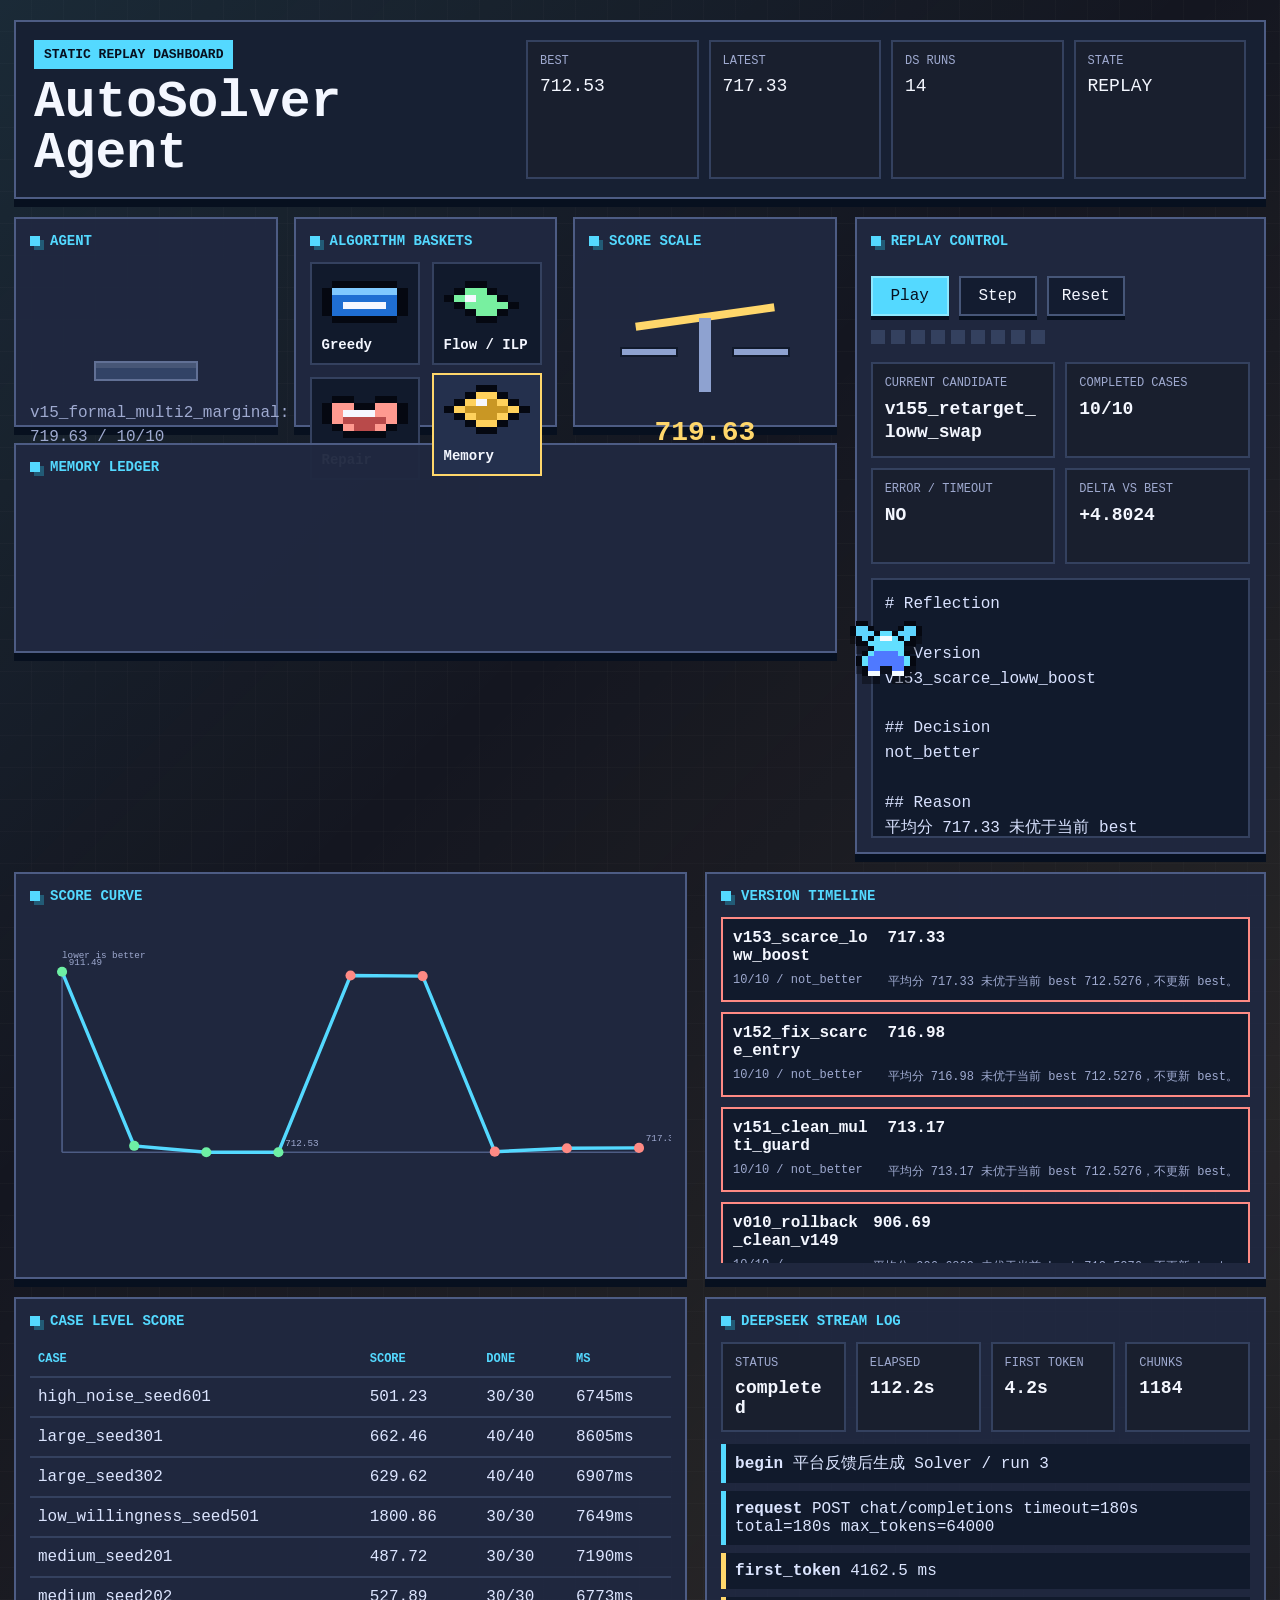
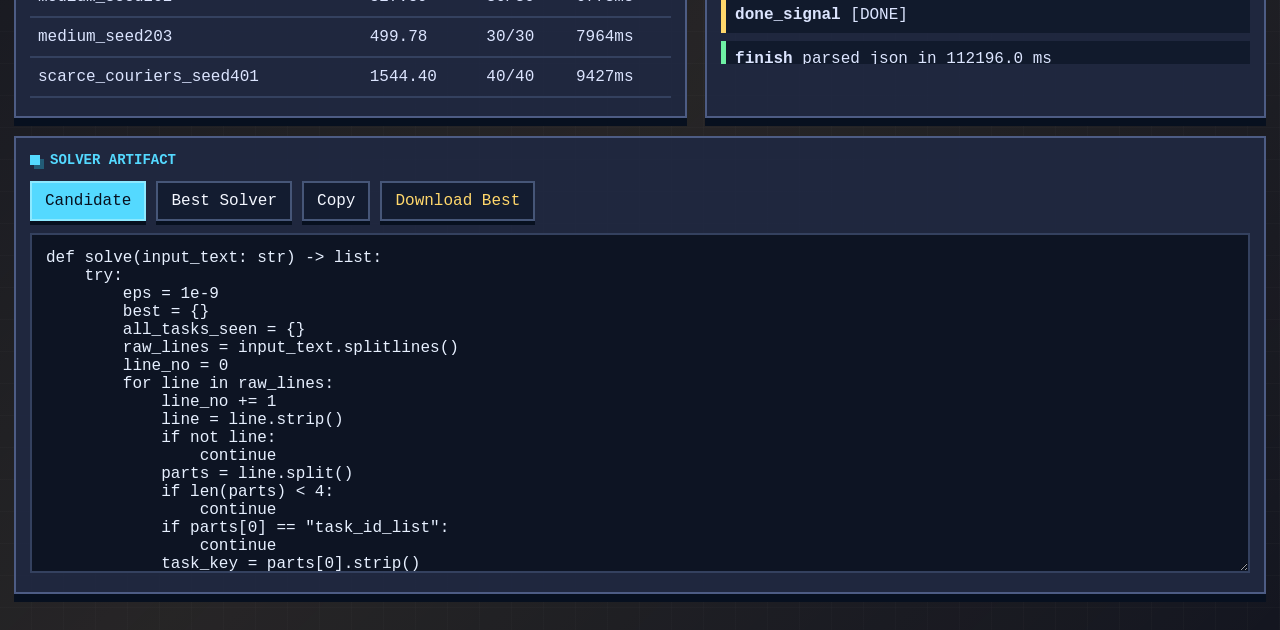
<file: index.html>
<!doctype html>
<html lang="zh-CN">
  <head>
    <meta charset="utf-8" />
    <meta name="viewport" content="width=device-width, initial-scale=1" />
    <title>AutoSolver Agent Replay Dashboard</title>
    <link rel="stylesheet" href="./styles.css" />
  </head>
  <body>
    <main class="shell">
      <header class="hud">
        <div class="brand">
          <span class="tag">STATIC REPLAY DASHBOARD</span>
          <h1>AutoSolver Agent</h1>
        </div>
        <dl class="stats">
          <div>
            <dt>BEST</dt>
            <dd id="bestStat">--</dd>
          </div>
          <div>
            <dt>LATEST</dt>
            <dd id="latestStat">--</dd>
          </div>
          <div>
            <dt>DS RUNS</dt>
            <dd id="runStat">--</dd>
          </div>
          <div>
            <dt>STATE</dt>
            <dd id="stateStat">--</dd>
          </div>
        </dl>
      </header>

      <section class="hero-grid">
        <section class="scene" aria-label="Agent replay scene">
          <div class="panel home-panel">
            <div class="panel-title">AGENT</div>
            <div class="home-pad"></div>
            <p id="sceneMessage">loading replay...</p>
          </div>

          <div class="panel basket-panel">
            <div class="panel-title">ALGORITHM BASKETS</div>
            <div class="basket-grid">
              <div class="basket blue" data-basket="greedy">
                <span class="basket-art" data-kind="cost"></span>
                <strong>Greedy</strong>
              </div>
              <div class="basket green" data-basket="flow">
                <span class="basket-art" data-kind="will"></span>
                <strong>Flow / ILP</strong>
              </div>
              <div class="basket red" data-basket="repair">
                <span class="basket-art" data-kind="pair"></span>
                <strong>Repair</strong>
              </div>
              <div class="basket gold" data-basket="memory">
                <span class="basket-art" data-kind="explore"></span>
                <strong>Memory</strong>
              </div>
            </div>
          </div>

          <div class="panel scale-panel">
            <div class="panel-title">SCORE SCALE</div>
            <div class="scale">
              <span class="scale-bar" id="scaleBar"></span>
              <span class="pan left"></span>
              <span class="pan right"></span>
              <span class="post"></span>
            </div>
            <strong id="scaleText">WAIT</strong>
          </div>

          <aside class="panel ledger-panel">
            <div class="panel-title">MEMORY LEDGER</div>
            <ol id="ledgerList"></ol>
          </aside>

          <div class="fairy" id="fairy">
            <div class="pixel-art" id="fairyArt"></div>
            <div class="pixel-art coin-art" id="coinArt"></div>
          </div>
        </section>

        <aside class="panel replay-panel">
          <div class="panel-title">REPLAY CONTROL</div>
          <div class="button-row">
            <button class="button primary" id="playButton">Play</button>
            <button class="button" id="stepButton">Step</button>
            <button class="button" id="resetButton">Reset</button>
          </div>
          <div class="progress" id="stepDots"></div>
          <div class="evidence-grid">
            <div>
              <span>Current Candidate</span>
              <strong id="pendingVersion">--</strong>
            </div>
            <div>
              <span>Completed Cases</span>
              <strong id="completedCases">--</strong>
            </div>
            <div>
              <span>Error / Timeout</span>
              <strong id="errorStatus">--</strong>
            </div>
            <div>
              <span>Delta vs Best</span>
              <strong id="deltaStat">--</strong>
            </div>
          </div>
          <div class="reflection" id="reflectionBox">--</div>
        </aside>
      </section>

      <section class="dashboard-grid">
        <section class="panel chart-panel">
          <div class="panel-title">SCORE CURVE</div>
          <div class="chart" id="scoreChart"></div>
        </section>

        <section class="panel timeline-panel">
          <div class="panel-title">VERSION TIMELINE</div>
          <div class="timeline" id="versionTimeline"></div>
        </section>

        <section class="panel case-panel">
          <div class="panel-title">CASE LEVEL SCORE</div>
          <div class="case-wrap">
            <table>
              <thead>
                <tr>
                  <th>case</th>
                  <th>score</th>
                  <th>done</th>
                  <th>ms</th>
                </tr>
              </thead>
              <tbody id="caseRows"></tbody>
            </table>
          </div>
        </section>

        <section class="panel monitor-panel">
          <div class="panel-title">DEEPSEEK STREAM LOG</div>
          <div class="monitor-cards">
            <div><span>Status</span><strong id="dsStatus">--</strong></div>
            <div><span>Elapsed</span><strong id="dsElapsed">--</strong></div>
            <div><span>First Token</span><strong id="dsFirst">--</strong></div>
            <div><span>Chunks</span><strong id="dsChunks">--</strong></div>
          </div>
          <div class="events" id="dsEvents"></div>
        </section>
      </section>

      <section class="panel solver-panel">
        <div class="panel-title">SOLVER ARTIFACT</div>
        <div class="button-row">
          <button class="button primary" id="showCandidate">Candidate</button>
          <button class="button" id="showBest">Best Solver</button>
          <button class="button" id="copySolver">Copy</button>
          <a class="button link-button" href="./artifacts/best_solver.py" download>Download Best</a>
        </div>
        <textarea id="solverText" spellcheck="false" readonly></textarea>
      </section>
    </main>

    <script src="./pixel-assets.js"></script>
    <script src="./app.js"></script>
  </body>
</html>
</file>
<file: styles.css>
:root {
  --bg: #141620;
  --panel: #22283a;
  --panel-2: #191f2e;
  --line: #4d5c84;
  --text: #f4f7ff;
  --muted: #9faad0;
  --cyan: #54d9ff;
  --blue: #6aa7ff;
  --green: #6ef0a4;
  --red: #ff8a84;
  --gold: #ffd76b;
  --shadow: #07101f;
}

* {
  box-sizing: border-box;
}

html {
  background: var(--bg);
  color: var(--text);
  font-family: "Courier New", Consolas, monospace;
  letter-spacing: 0;
}

body {
  margin: 0;
  min-height: 100vh;
  background:
    linear-gradient(transparent 31px, rgba(255, 255, 255, 0.035) 32px),
    linear-gradient(90deg, transparent 31px, rgba(255, 255, 255, 0.035) 32px),
    linear-gradient(135deg, rgba(84, 217, 255, 0.1), transparent 34%, rgba(255, 215, 107, 0.08) 68%, transparent),
    var(--bg);
  background-size: 32px 32px, 32px 32px, auto, auto;
}

button,
a,
textarea {
  font: inherit;
}

.shell {
  width: min(1440px, calc(100vw - 28px));
  margin: 0 auto;
  padding: 20px 0 36px;
}

.hud,
.panel {
  border: 2px solid var(--line);
  box-shadow: 0 8px 0 var(--shadow);
}

.hud {
  display: flex;
  align-items: stretch;
  justify-content: space-between;
  gap: 18px;
  padding: 18px;
  background: #172033;
}

.brand h1 {
  margin: 8px 0 0;
  font-size: clamp(28px, 4vw, 52px);
  line-height: 1;
}

.tag {
  display: inline-flex;
  padding: 7px 10px;
  color: #07101f;
  background: var(--cyan);
  font-size: 13px;
  font-weight: 900;
  text-transform: uppercase;
}

.stats {
  display: grid;
  grid-template-columns: repeat(4, minmax(120px, 1fr));
  gap: 10px;
  margin: 0;
  min-width: min(720px, 58vw);
}

.stats div,
.evidence-grid div,
.monitor-cards div {
  min-width: 0;
  padding: 12px;
  background: var(--panel-2);
  border: 2px solid #34415f;
}

.stats dt,
.evidence-grid span,
.monitor-cards span {
  display: block;
  margin-bottom: 8px;
  color: var(--muted);
  font-size: 12px;
  text-transform: uppercase;
}

.stats dd,
.evidence-grid strong,
.monitor-cards strong {
  display: block;
  margin: 0;
  font-size: 18px;
  color: var(--text);
  overflow-wrap: anywhere;
}

.hero-grid {
  display: grid;
  grid-template-columns: minmax(0, 1.6fr) minmax(340px, 0.8fr);
  gap: 18px;
  align-items: start;
  margin-top: 18px;
}

.scene {
  position: relative;
  display: grid;
  grid-template-columns: repeat(3, minmax(0, 1fr));
  grid-template-rows: 210px 210px;
  gap: 16px;
  min-height: 436px;
}

.panel {
  background: rgba(32, 40, 64, 0.96);
  padding: 14px;
}

.panel-title {
  display: flex;
  align-items: center;
  gap: 10px;
  margin-bottom: 13px;
  color: var(--cyan);
  font-size: 14px;
  font-weight: 900;
  text-transform: uppercase;
}

.panel-title::before {
  content: "";
  width: 10px;
  height: 10px;
  background: var(--cyan);
  box-shadow: 4px 4px 0 #225b76;
}

.home-panel {
  grid-column: 1;
  grid-row: 1;
}

.home-pad {
  width: 104px;
  height: 20px;
  margin: 112px auto 20px;
  background: #324366;
  border: 2px solid #617095;
  box-shadow: inset 0 5px 0 rgba(255, 255, 255, 0.1);
}

#sceneMessage {
  min-height: 58px;
  margin: 0;
  color: var(--muted);
  line-height: 1.5;
}

.basket-panel {
  grid-column: 2;
  grid-row: 1;
}

.basket-grid {
  display: grid;
  grid-template-columns: repeat(2, minmax(110px, 1fr));
  gap: 12px;
}

.basket {
  min-height: 86px;
  padding: 10px;
  background: #111a2c;
  border: 2px solid #34415f;
  color: var(--text);
  transition: transform 180ms ease, border-color 180ms ease, background 180ms ease;
}

.basket.active {
  transform: translateY(-4px);
  background: #24304d;
}

.basket.blue.active { border-color: var(--blue); }
.basket.green.active { border-color: var(--green); }
.basket.red.active { border-color: var(--red); }
.basket.gold.active { border-color: var(--gold); }

.basket strong {
  display: block;
  margin-top: 7px;
  font-size: 14px;
}

.basket-art,
.pixel-art {
  display: grid;
  image-rendering: pixelated;
}

.basket-art {
  grid-template-columns: repeat(8, 7px);
  grid-auto-rows: 7px;
}

.scale-panel {
  grid-column: 3;
  grid-row: 1;
}

.scale {
  position: relative;
  width: 190px;
  height: 126px;
  margin: 26px auto 16px;
}

.scale-bar {
  position: absolute;
  top: 38px;
  left: 25px;
  width: 140px;
  height: 8px;
  background: var(--gold);
  transform-origin: 50% 50%;
  transition: transform 400ms ease;
}

.pan,
.post {
  position: absolute;
  display: block;
}

.pan {
  top: 72px;
  width: 58px;
  height: 10px;
  background: #8ea2d0;
  border: 2px solid #111a2c;
}

.pan.left { left: 10px; }
.pan.right { right: 10px; }

.post {
  top: 43px;
  left: 89px;
  width: 12px;
  height: 74px;
  background: #8ea2d0;
}

#scaleText {
  display: block;
  color: var(--gold);
  text-align: center;
  font-size: 28px;
}

.ledger-panel {
  grid-column: 1 / span 3;
  grid-row: 2;
  overflow: hidden;
}

#ledgerList {
  display: grid;
  grid-template-columns: repeat(auto-fit, minmax(230px, 1fr));
  gap: 10px;
  max-height: 156px;
  overflow: auto;
  margin: 0;
  padding: 0;
  list-style: none;
}

#ledgerList li {
  min-height: 82px;
  padding: 10px;
  background: #111a2c;
  border: 2px solid #34415f;
}

#ledgerList li.plus { border-color: var(--green); }
#ledgerList li.minus { border-color: var(--red); }
#ledgerList small {
  display: block;
  margin-top: 6px;
  color: var(--muted);
}

.fairy {
  position: absolute;
  z-index: 5;
  left: 84px;
  top: 118px;
  width: 96px;
  transition: transform 520ms steps(8, end);
  filter: drop-shadow(0 8px 0 rgba(0, 0, 0, 0.35));
}

.fairy.to-memory { transform: translate(40px, 278px); }
.fairy.to-greedy { transform: translate(292px, -28px); }
.fairy.to-flow { transform: translate(464px, -28px); }
.fairy.to-repair { transform: translate(292px, 80px); }
.fairy.to-scale { transform: translate(690px, -12px); }
.fairy.to-ledger { transform: translate(740px, 276px); }

#fairyArt {
  grid-template-columns: repeat(16, 5px);
  grid-auto-rows: 5px;
}

.coin-art {
  position: absolute;
  right: 2px;
  bottom: -12px;
  grid-template-columns: repeat(8, 4px);
  grid-auto-rows: 4px;
  opacity: 0;
}

.fairy.carrying .coin-art {
  opacity: 1;
}

.replay-panel {
  display: flex;
  flex-direction: column;
  gap: 14px;
}

.replay-panel .button {
  width: 78px;
}

.button-row {
  display: flex;
  flex-wrap: wrap;
  gap: 10px;
}

.button {
  display: inline-flex;
  align-items: center;
  justify-content: center;
  min-height: 38px;
  padding: 9px 13px;
  color: var(--text);
  text-decoration: none;
  background: #131c30;
  border: 2px solid #465678;
  box-shadow: 0 4px 0 var(--shadow);
  cursor: pointer;
}

.button:hover {
  border-color: var(--cyan);
}

.button.primary {
  color: #07101f;
  background: var(--cyan);
  border-color: #8de9ff;
}

.link-button {
  color: var(--gold);
}

.progress {
  display: flex;
  flex-wrap: wrap;
  gap: 6px;
  min-height: 18px;
}

.progress span {
  width: 14px;
  height: 14px;
  background: #34415f;
}

.progress span.done {
  background: var(--cyan);
}

.evidence-grid {
  display: grid;
  grid-template-columns: repeat(2, minmax(0, 1fr));
  grid-auto-rows: 96px;
  gap: 10px;
}

.evidence-grid div {
  overflow: hidden;
}

.evidence-grid strong {
  line-height: 1.25;
}

.reflection {
  height: 260px;
  min-height: 0;
  overflow: auto;
  padding: 12px;
  color: #d9e2ff;
  line-height: 1.55;
  background: #111a2c;
  border: 2px solid #34415f;
  white-space: pre-wrap;
}

.dashboard-grid {
  display: grid;
  grid-template-columns: 1.2fr 1fr;
  gap: 18px;
  margin-top: 18px;
}

.chart {
  min-height: 290px;
}

.chart svg {
  width: 100%;
  height: 290px;
  display: block;
}

.axis-label,
.point-label {
  fill: var(--muted);
  font-size: 11px;
}

.timeline {
  display: grid;
  gap: 10px;
  max-height: 346px;
  overflow: auto;
}

.version-card {
  display: grid;
  grid-template-columns: minmax(0, 1fr) auto;
  gap: 8px 12px;
  padding: 10px;
  background: #111a2c;
  border: 2px solid #34415f;
}

.version-card.best,
.version-card.accepted {
  border-color: var(--green);
}

.version-card.not_better,
.version-card.rejected {
  border-color: var(--red);
}

.version-card strong {
  overflow-wrap: anywhere;
}

.version-card span {
  color: var(--muted);
  font-size: 12px;
}

.case-wrap {
  max-height: 360px;
  overflow: auto;
}

table {
  width: 100%;
  border-collapse: collapse;
  min-width: 620px;
}

th,
td {
  padding: 10px 8px;
  border-bottom: 2px solid #34415f;
  text-align: left;
}

th {
  color: var(--cyan);
  font-size: 12px;
  text-transform: uppercase;
}

td {
  color: #dce5ff;
}

.monitor-cards {
  display: grid;
  grid-template-columns: repeat(4, minmax(0, 1fr));
  gap: 10px;
}

.events {
  display: grid;
  gap: 8px;
  max-height: 220px;
  margin-top: 12px;
  overflow: auto;
}

.event {
  padding: 9px;
  color: #dce5ff;
  background: #111a2c;
  border-left: 5px solid var(--cyan);
}

.event.completed {
  border-color: var(--green);
}

.event.streaming {
  border-color: var(--gold);
}

.solver-panel {
  margin-top: 18px;
}

#solverText {
  width: 100%;
  min-height: 340px;
  margin-top: 12px;
  padding: 14px;
  color: #e7f0ff;
  background: #0d1423;
  border: 2px solid #34415f;
  resize: vertical;
}

@media (max-width: 1100px) {
  .hud,
  .hero-grid,
  .dashboard-grid {
    grid-template-columns: 1fr;
  }

  .hud {
    display: grid;
  }

  .stats {
    min-width: 0;
    grid-template-columns: repeat(2, minmax(0, 1fr));
  }

  .scene {
    grid-template-columns: 1fr;
    grid-template-rows: auto;
  }

  .home-panel,
  .basket-panel,
  .scale-panel,
  .ledger-panel {
    grid-column: auto;
    grid-row: auto;
  }

  .fairy {
    display: none;
  }
}

@media (max-width: 640px) {
  .shell {
    width: min(100vw - 14px, 1440px);
  }

  .stats,
  .evidence-grid,
  .monitor-cards {
    grid-template-columns: 1fr;
  }

  .basket-grid {
    grid-template-columns: 1fr;
  }

  .brand h1 {
    font-size: 32px;
  }
}
</file>
